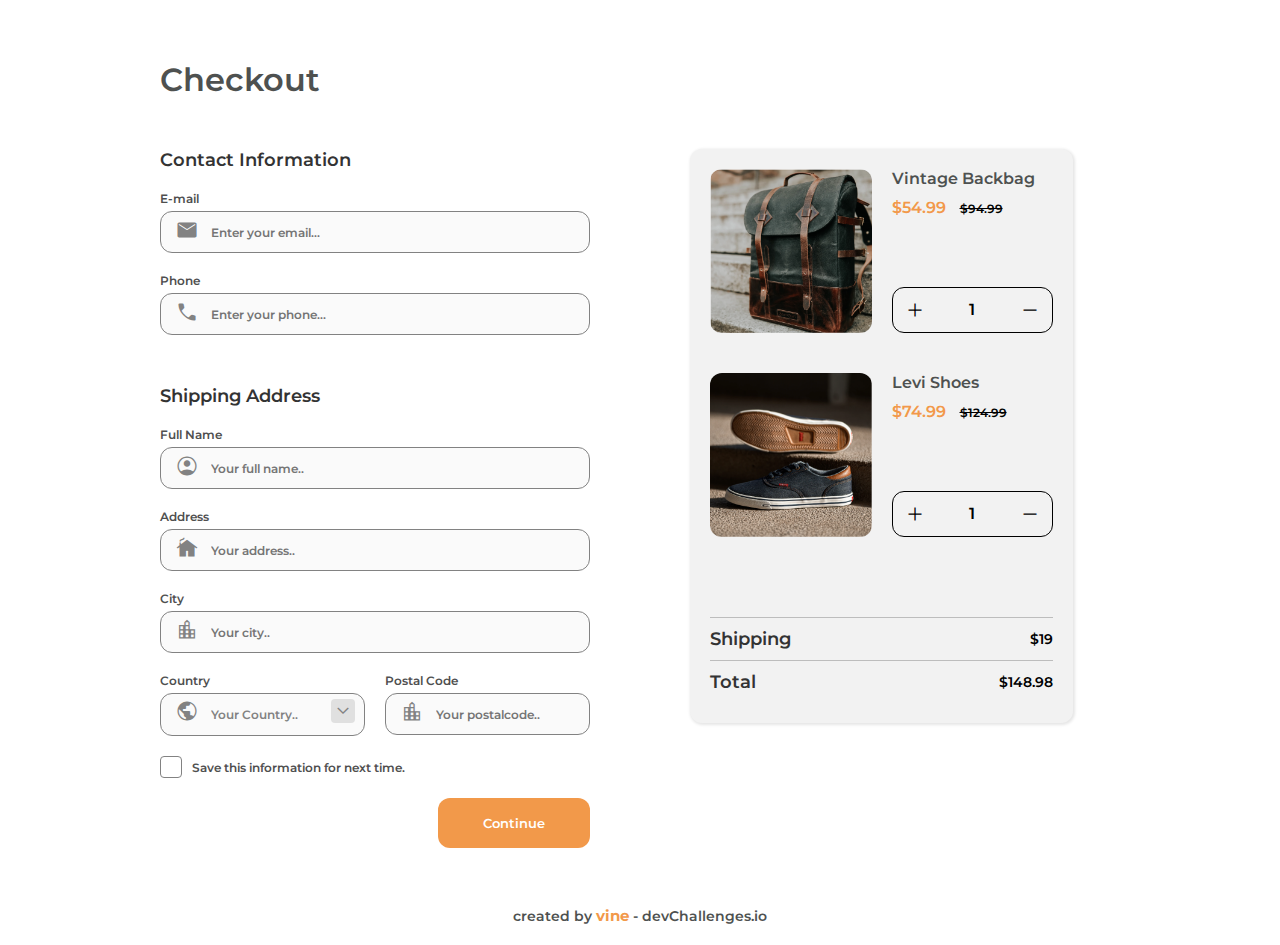
<file: index.html>
<!DOCTYPE html>
<html lang="pt-br">

<head>
    <meta charset="UTF-8">
    <meta http-equiv="X-UA-Compatible" content="IE=edge">
    <meta name="viewport" content="width=device-width, initial-scale=1.0">
    <meta name="description" content="Welcome to checkout page">
    <meta name="author" content="Vine">
    <meta name="copyright" content="devchallenges">
    <link rel="stylesheet"
        href="https://fonts.googleapis.com/css2?family=Material+Symbols+Outlined:opsz,wght,FILL,GRAD@40,300,1,0" />
    <link rel="preconnect" href="https://fonts.googleapis.com">
    <link rel="preconnect" href="https://fonts.gstatic.com" crossorigin>
    <link href="https://fonts.googleapis.com/css2?family=Montserrat:wght@600&display=swap" rel="stylesheet">
    <link rel="preload" href="./assets/css/style.min.css" as="style">
    <link rel="stylesheet" href="./assets/css/style.min.css">
    <link rel="preload" href="./script.js" as="script"/>
    <link rel="shortcut icon" href="./devchallenges.png" type="image">
    <title>Checkout Page</title>
</head>

<body>
    <main class="container">
        <h1>Checkout</h1>

        <div class="main-form">
            <form action="./sucess.html">
                <h2>Contact Information</h2>


                <div class="form-input">
                    <label for="email">E-mail</label>
                    <input type="email" name="email" id="email" placeholder="Enter your email..." required>
                    <span class="material-symbols-outlined">mail</span>
                </div>

                <div class="form-input">
                    <label for="phone">Phone</label>
                    <input type="tel" name="phone" id="phone" placeholder="Enter your phone..." required>
                    <span class="material-symbols-outlined">call</span>
                </div>

                <h2>Shipping Address</h2>


                <div class="form-input">
                    <label for="fullname">Full Name</label>
                    <input type="text" name="fullname" id="fullname" placeholder="Your full name.." required>
                    <span class="material-symbols-outlined">account_circle</span>
                </div>

                <div class="form-input">
                    <label for="address">Address</label>
                    <input type="text" name="address" id="address" placeholder="Your address.." required>
                    <span class="material-symbols-outlined">cottage</span>
                </div>

                <div class="form-input">
                    <label for="city">City</label>
                    <input type="text" name="city" id="city" placeholder="Your city.." required>
                    <span class="material-symbols-outlined">location_city</span>
                </div>

                <div class="form-input col-1">
                    <label for="country">Country</label>
                    <select name="country" id="country" required>
                        <option value="" disabled selected>Your Country..</option>
                        <option value="Brazil">Brazil</option>
                        <option value="USA">United States</option>
                        <option value="Germain">Germain</option>
                    </select>
                    <span class="material-symbols-outlined public">public</span>
                    <label for="country" class="material-symbols-outlined" id="setinha">expand_more</label>
                </div>

                <div class="form-input col-1">
                    <label for="postalcode">Postal Code</label>
                    <input type="number" name="postalcode" id="postalcode" placeholder="Your postalcode.." required>
                    <span class="material-symbols-outlined">location_city</span>
                </div>

                <div class="form-checkbox">
                    <input type="checkbox" name="checkbox" id="checkbox" required>
                    <label for="checkbox"><span>Save this information for next time.</span></label>
                </div>

                <button class="button" id="buttondesktop" type="submit">Continue</button>
            </form>
        </div>

        <div class="main-card">
            <div class="item-card">
                <div class="item-img">
                    <img src="./assets/img/photo1.png" alt="Produto 1" width="269" height="273">
                </div>
                <div class="item-description">
                    <div class="item-price">
                        <h3>Vintage Backbag</h2>
                        <span class="color-enf-1">$54.99</span>
                        <span>$94.99</span>
                    </div>
                    <div class="item-add">
                        <span class="material-symbols-outlined add1">add</span>
                        <span class="number1">1</span>
                        <span class="material-symbols-outlined remove1">remove</span>
                    </div>
                </div>
            </div>

            <div class="item-card">
                <div class="item-img">
                    <img src="./assets/img/photo2.png" alt="Produto 2" width="269" height="273">
                </div>
                <div class="item-description">
                    <div class="item-price">
                        <h3>Levi Shoes</h2>
                        <span class="color-enf-1">$74.99 </span>
                        <span>$124.99</span>
                    </div>
                    <div class="item-add">
                        <span class="material-symbols-outlined add2">add</span>
                        <span class="number2">1</span>
                        <span class="material-symbols-outlined remove2">remove</span>
                    </div>
                </div>
            </div>

            <div class="item-total">
                <div class="item-shipping">
                    <h2>Shipping</h2>
                    <span>$19</span>
                </div>
                <div class="item-shipping">
                    <h2>Total</h2>
                    <span>$148.98</span>
                </div>
            </div>
        </div>
    </main>

    <footer>
        <p>created by <a href="https://github.com/vinepereira">vine</a> - devChallenges.io</p>
    </footer>
    <script src="./script.js"></script>
</body>

</html>
</file>
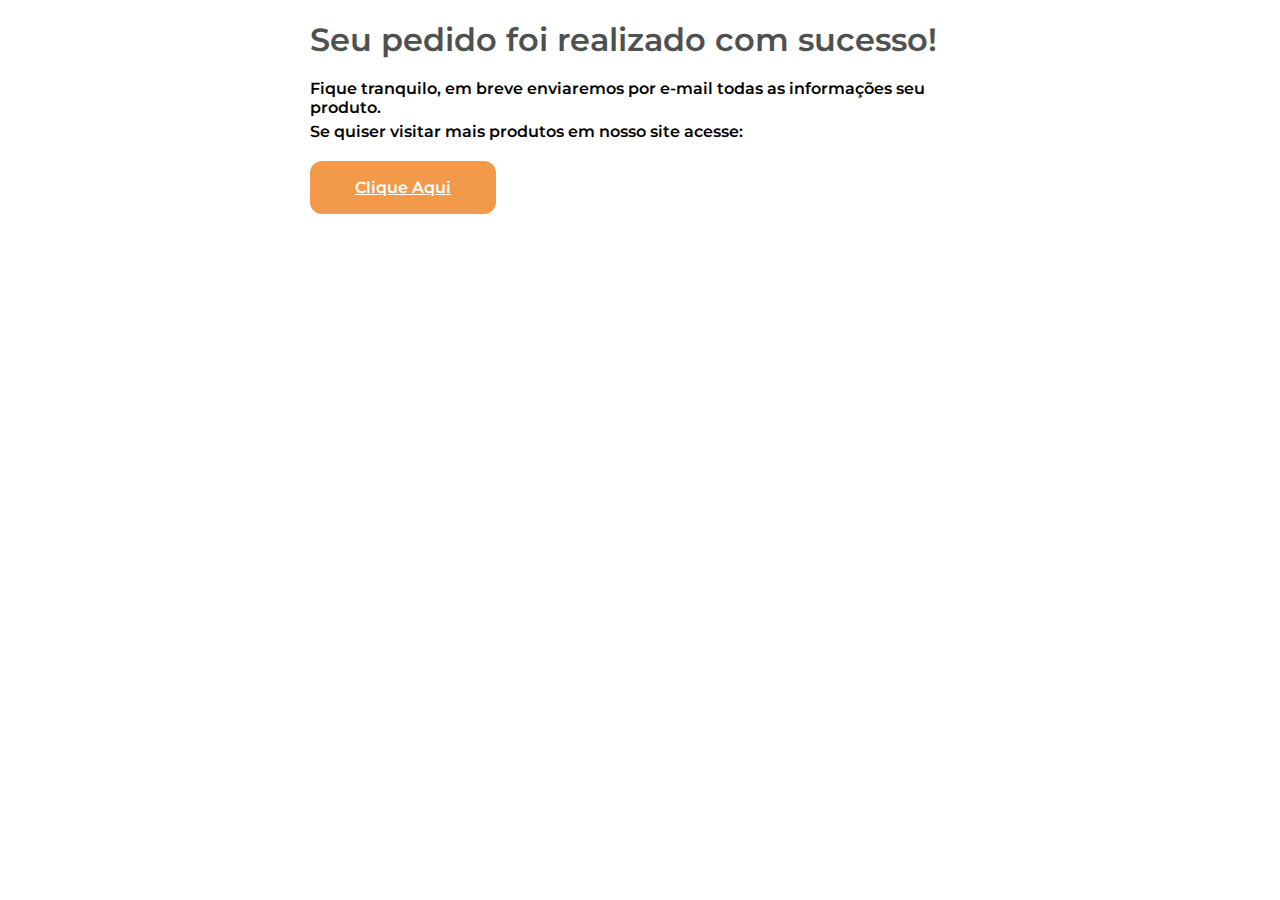
<file: sucess.html>
<!DOCTYPE html>
<html lang="pt-br">

<head>
    <meta charset="UTF-8">
    <meta http-equiv="X-UA-Compatible" content="IE=edge">
    <meta name="viewport" content="width=device-width, initial-scale=1.0">
    <meta name="description" content="Welcome to checkout page">
    <meta name="author" content="Vine">
    <meta name="copyright" content="devchallenges">
    <link rel="stylesheet"
        href="https://fonts.googleapis.com/css2?family=Material+Symbols+Outlined:opsz,wght,FILL,GRAD@40,300,1,0" />
    <link rel="preconnect" href="https://fonts.googleapis.com">
    <link rel="preconnect" href="https://fonts.gstatic.com" crossorigin>
    <link href="https://fonts.googleapis.com/css2?family=Montserrat:wght@600&display=swap" rel="stylesheet">
    <link rel="preload" href="./script.js" as="script" />
    <link rel="shortcut icon" href="./devchallenges.png" type="image">
    <link rel="preload" href="./assets/css/style.min.css" as="style">
    <link rel="stylesheet" href="./assets/css/style.min.css">
    <title>Checkout Page</title>
</head>

<body>
    <div class="sucesso">
        <h1>Seu pedido foi realizado com sucesso!</h1>
        <div class="sucesso-info">
            <p>Fique tranquilo, em breve enviaremos por e-mail todas as informações seu produto.</p>
            <span>Se quiser visitar mais produtos em nosso site acesse:</span>
        </div>
        <a class="button" href="./index.html">Clique Aqui</a>
    </div>
</body>

</html>
</file>
<file: assets/css/style.min.css>
*{margin:0;padding:0;box-sizing:border-box}img{max-width:100%;display:block}.material-symbols-outlined{font-variation-settings:'FILL' 1,'wght' 300,'GRAD' 0,'opsz' 40}.container{max-width:1000px;margin:0 auto;padding:0 20px}.bg-action{width:21px;height:21px;color:#e0e0e0;border-radius:4px}.button{background-color:var(--color-enf-1);color:#fff;padding:17px 45px;border-radius:12px;border:none;max-width:max-content;cursor:pointer;transition:.3s}.button:hover{background-color:#eb9f5c;transform:scale(1.03)}:root{--color-icons:#828282;--color-h1:#4E5150;--color-h2:#333333;--color-h3:#4F4F4F;--color-place-h:#828282;--color-enf-1:#F2994A;--color-card:#F2F2F2}.color-icons{color:var(--color-icons)}.color-enf-1{color:var(--color-enf-1)}h1{color:var(--color-h1)}h2{color:var(--color-h2)}label{color:var(--color-h3)}*{font-family:Montserrat,sans-serif;font-weight:600}h1{font-size:2rem}h2{font-size:1.125rem}label{font-size:.75rem}@media (max-width:800px){h1{font-size:1.5rem}h2{font-size:.875rem}label{font-size:.625rem}}@media (max-width:600px){h1{font-size:1.5rem}h2{font-size:.875rem}label{font-size:.625rem}}main.container{padding-top:60px;padding-bottom:60px;display:grid;grid-template-columns:1fr 1fr;gap:0 100px}main h1:first-child{grid-column:1/-1;margin-bottom:50px;animation:focus-in-expand .8s cubic-bezier(.25,.46,.45,.94) both}@keyframes focus-in-expand{0%{letter-spacing:-.5em;-webkit-filter:blur(12px);filter:blur(12px);opacity:0}100%{-webkit-filter:blur(0px);filter:blur(0px);opacity:1}}.main-form form{display:grid;grid-template-columns:1fr 1fr;gap:20px}.main-form .form-checkbox,.main-form .form-input,.main-form h2{grid-column:1/-1}.main-form h2~h2{margin-top:30px}.form-input label{display:block;margin-bottom:5px}.form-input input,.form-input select{max-width:100%;width:100%;padding:12px;padding-left:50px;border-radius:12px;border:1px solid var(--color-icons);outline:0;background-color:#fafafa}input::-webkit-inner-spin-button,input::-webkit-outer-spin-button{-webkit-appearance:none;margin:0}.form-input input:focus,.form-input select:focus{border:1px solid #1b1b1b;background-color:#fff}.form-input input:focus+span,.form-input select:focus+span{color:#353535}.form-input input::placeholder,.form-input select option{font-size:12px}.form-input select{color:var(--color-icons);font-size:12px;appearance:none;padding:13px;padding-left:50px}.form-input select option{cursor:pointer!important}.form-input{position:relative}.form-input span{position:absolute;color:var(--color-icons);left:15px;top:27px}.form-input span.public{top:26px}.form-input label#setinha{position:absolute;color:var(--color-icons);right:10px;left:initial;top:26px;background-color:#e0e0e0;border-radius:4px;pointer-events:none}.form-input select:focus~label#setinha{transform:rotate(180deg)}.form-input.col-1{grid-column:span 1}.form-checkbox input{position:absolute;pointer-events:none;opacity:0}.form-checkbox input:checked~label::before{background:var(--color-enf-1) url('../../icondone.svg');border:1px solid #777}.form-checkbox input:focus-visible~label::before{border:1px solid #202020}.form-checkbox label{display:flex;align-items:center;gap:10px;position:relative}.form-checkbox label::before{content:'';display:inline-block;width:20px;height:20px;border:1px solid var(--color-icons);border-radius:4px}button#buttondesktop{grid-column:2;justify-self:end}.main-card{max-width:383px;height:max-content;background-color:var(--color-card);border-radius:12px;padding:20px;box-shadow:1px 1px 3px 1px rgba(0,0,0,.1)}.item-card{display:grid;grid-template-columns:1fr 1fr;gap:20px;margin-bottom:40px}.item-card:nth-child(2){margin-bottom:80px}.item-img{object-fit:contain;border-radius:12px;width:100%;height:100%}.item-img img{border-radius:12px;width:100%;height:100%;object-fit:cover;object-position:center;transition:.3s}.item-img img:hover{transform:scale(1.03);box-shadow:1px 1px 3px 1px rgba(0,0,0,.2)}.item-description{display:grid}.item-description h3{font-size:16px;color:var(--color-h1);margin-bottom:10px}.item-price span:first-of-type{margin-right:10px}.item-price span:last-of-type{font-size:12px;text-decoration:line-through}.item-add{border:1px solid #000;border-radius:12px;padding:10px;align-self:end;display:flex;justify-content:space-between;align-items:center}.item-add .add1,.item-add .add2,.item-add .remove1,.item-add .remove2{cursor:pointer}.item-shipping{border-top:1px solid #bdbdbd;display:flex;justify-content:space-between;align-items:center;padding:10px 0}.item-shipping span{font-size:14px}@media (max-width:900px){main.container{gap:0 40px}}@media (max-width:800px){.form-input input::placeholder,.form-input select,.form-input select option{font-size:10px}.item-price span:last-of-type{font-size:10px}}@media (max-width:700px){.form-input.col-1{grid-column:1/-1}main.container{padding-top:20px;padding-bottom:60px;grid-template-columns:1fr}.main-card{grid-row:2;justify-self:center;margin-bottom:40px}}@media (max-width:400px){.item-description h3{font-size:12px}}@media (max-width:350px){.item-price span{font-size:12px}}footer{text-align:center;font:600 14px/1.1 Montserrat,sans-serif;margin-bottom:20px;color:var(--color-h1)}footer a{display:inline-block;text-decoration:none;font-weight:700;color:var(--color-enf-1);font-size:1.1em;transition:.1s;position:relative}footer a:hover{color:#363636;transform:scale(1.05)}footer a::after{content:'';display:block;background-color:#000;width:100%;height:2px;position:absolute;transform:scaleX(0);transition:transform .3s ease-in-out;transform-origin:right}footer a:hover::after{transform:scaleX(1);transform-origin:left}.sucesso{padding:0 20px;display:grid;justify-content:center;gap:20px;margin-top:20px}.sucesso-info p,.sucesso-info span{max-width:60ch}.sucesso-info p{margin-bottom:5px}a.button{display:block}@media (max-width:800px){.sucesso-info p,.sucesso-info span{max-width:50ch;font-size:1rem}}@media (max-width:550px){.sucesso-info p,.sucesso-info span{max-width:40ch;font-size:.85rem}}
</file>
